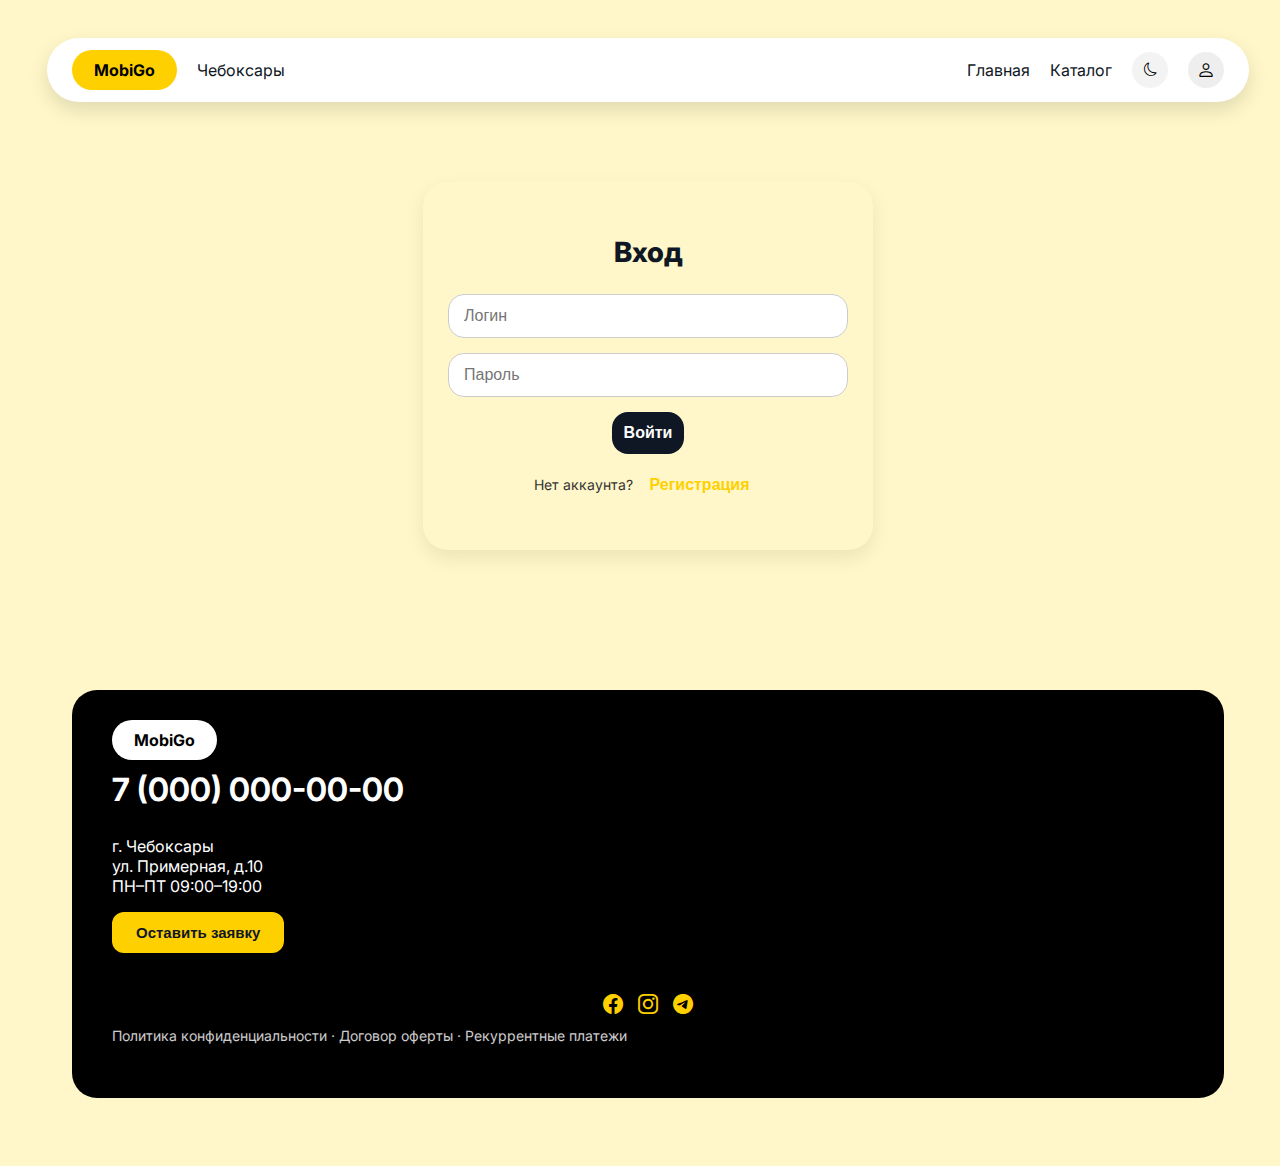
<file: auth.html>
<!DOCTYPE html>
<html lang="ru">

<head>
    <meta charset="UTF-8">
    <title>Вход — MobiGo</title>
    <link href="https://fonts.googleapis.com/css2?family=Inter:wght@300;400;600;700;800&display=swap" rel="stylesheet">
    <link href="https://cdn.jsdelivr.net/npm/bootstrap-icons@1.10.5/font/bootstrap-icons.css" rel="stylesheet">
    <link rel="stylesheet" href="css/colors.css">
    <link rel="stylesheet" href="css/dark.css">
    <link rel="stylesheet" href="css/responsive.css">
    <link rel="stylesheet" href="css/style.css">
</head>

<body>
    <div class="floating-navbar">
        <div class="nav-left">
            <div class="logo"><a href="index.html">MobiGo</a></div>
            <span class="city">Чебоксары</span>
        </div>
        <div class="burger" id="burger">
            <span></span>
            <span></span>
            <span></span>
        </div>
        <div class="nav-right" id="nav-menu">
            <a href="index.html">Главная</a>
            <a href="catalog.html">Каталог</a>
            <button class="theme-toggle" onclick="toggleTheme()">
                <i class="bi bi-moon"></i>
            </button>
            <div class="user-icon"><a href="auth.html"><i class="bi bi-person"></i></a></div>
        </div>
    </div>

    <div class="auth-container">
        <div id="loginBlock">
            <h2>Вход</h2>
            <form>
                <input type="text" placeholder="Логин" required>
                <input type="password" placeholder="Пароль" required>
                <a href="profile.html"><button type="button">Войти</button></a>
            </form>
            <p>Нет аккаунта? <button id="toReg">Регистрация</button></p>
        </div>
        <div id="regBlock" class="hidden">
            <h2>Регистрация</h2>
            <form>
                <input type="text" placeholder="Логин" required>
                <input type="password" placeholder="Пароль" required>
                <input type="password" placeholder="Повтор пароля" required>
                <input type="tel" placeholder="Номер телефона" required>
                <a href="profile.html"><button type="button">Создать аккаунт</button></a>
            </form>
            <p><button id="toLogin">Назад ко входу</button></p>
        </div>
    </div>

    <footer class="footer-section">
        <div class="container">
            <div class="footer-card">
                <span class="logo" style="background:white;color:black;">MobiGo</span>
                <h2 style="margin-top:20px;font-size:32px;">7 (000) 000-00-00</h2>
                <p>
                    г. Чебоксары<br>ул. Примерная, д.10<br>ПН–ПТ 09:00–19:00
                </p>
                <button class="btn-yellow">Оставить заявку</button>
                <br><br>
                <div class="footer-socials">
                    <a href="#"><i class="bi bi-facebook"></i></a>
                    <a href="#"><i class="bi bi-instagram"></i></a>
                    <a href="#"><i class="bi bi-telegram"></i></a>
                </div>
                <p style="opacity:.8;font-size:14px;margin-top:10px;">
                    Политика конфиденциальности · Договор оферты · Рекуррентные платежи
                </p>
            </div>
        </div>
    </footer>

    <script>
        const loginBlock = document.getElementById("loginBlock");
        const regBlock = document.getElementById("regBlock");
        const toRegBtn = document.getElementById("toReg");
        const toLoginBtn = document.getElementById("toLogin");

        toRegBtn.addEventListener("click", function (e) {
            e.preventDefault();
            loginBlock.classList.add("hidden");
            regBlock.classList.remove("hidden");
        });

        toLoginBtn.addEventListener("click", function (e) {
            e.preventDefault();
            regBlock.classList.add("hidden");
            loginBlock.classList.remove("hidden");
        });

        function toggleTheme() {
            document.body.classList.toggle("dark");
            localStorage.setItem("theme", document.body.classList.contains("dark") ? "dark" : "light");
        }

        if (localStorage.getItem("theme") === "dark") {
            document.body.classList.add("dark");
        }
    </script>

</body>

</html>
</file>
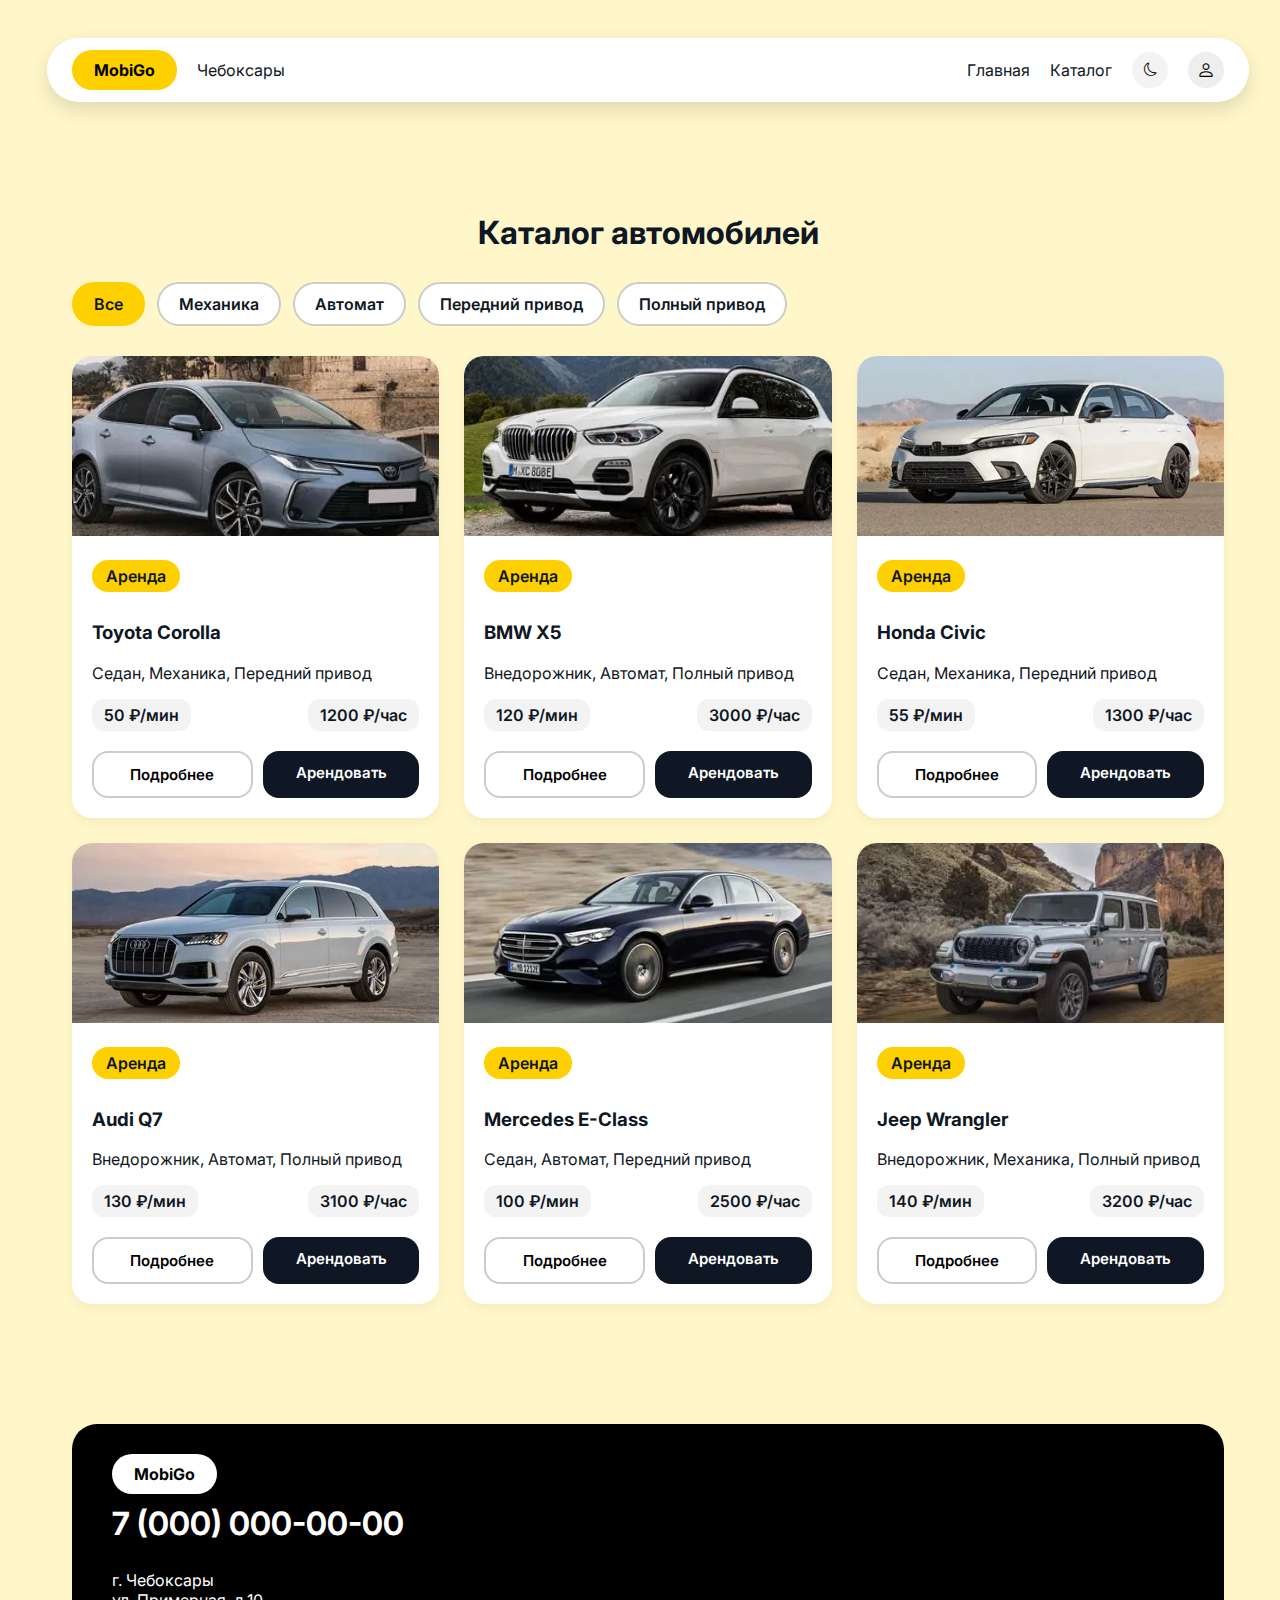
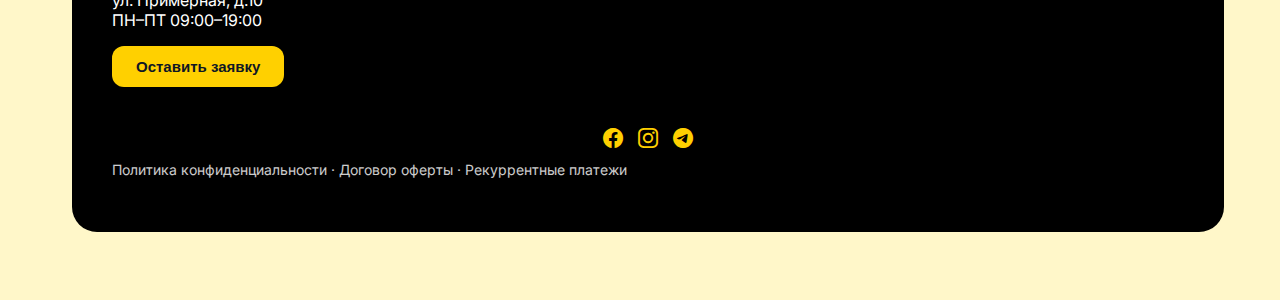
<file: catalog.html>
<!DOCTYPE html>
<html lang="ru">

<head>
  <meta charset="UTF-8" />
  <meta name="viewport" content="width=device-width, initial-scale=1.0" />
  <title>Каталог | MobiGo</title>
  <link href="https://cdn.jsdelivr.net/npm/bootstrap-icons@1.10.5/font/bootstrap-icons.css" rel="stylesheet">
  <link href="https://fonts.googleapis.com/css2?family=Inter:wght@300;400;600;700&display=swap" rel="stylesheet">
  <link rel="stylesheet" href="css/colors.css">
  <link rel="stylesheet" href="css/dark.css">
  <link rel="stylesheet" href="css/responsive.css">
  <link rel="stylesheet" href="css/style.css">
</head>

<body>
  <div class="floating-navbar">
    <div class="nav-left">
      <div class="logo"><a href="index.html">MobiGo</a></div>
      <span class="city">Чебоксары</span>
    </div>
    <div class="burger" id="burger">
      <span></span>
      <span></span>
      <span></span>
    </div>
    <div class="nav-right" id="nav-menu">
      <a href="index.html">Главная</a>
      <a href="catalog.html">Каталог</a>
      <button class="theme-toggle" onclick="toggleTheme()">
        <i class="bi bi-moon"></i>
      </button>
      <div class="user-icon"><a href="auth.html"><i class="bi bi-person"></i></a></div>
    </div>
  </div>

  <section class="catalog-section">
    <h1 class="section-title">Каталог автомобилей</h1>
    <div class="filters">
      <div class="filter-btn active">Все</div>
      <div class="filter-btn">Механика</div>
      <div class="filter-btn">Автомат</div>
      <div class="filter-btn">Передний привод</div>
      <div class="filter-btn">Полный привод</div>
    </div>
    <div class="catalog-grid">

      <div class="rental-card" data-category="Механика Передний привод">
        <img src="images/Toyota_Corolla.webp" alt="Toyota Corolla">
        <div class="card-body">
          <span class="tag">Аренда</span>
          <h3>Toyota Corolla</h3>
          <p class="desc">Седан, Механика, Передний привод</p>
          <div class="price-row">
            <div class="price">50 ₽/мин</div>
            <div class="price">1200 ₽/час</div>
          </div>
          <div class="card-buttons">
            <a class="btn" href="#">Подробнее</a>
            <a class="btn btn-dark" href="#">Арендовать</a>
          </div>
        </div>
      </div>

      <div class="rental-card" data-category="Автомат Полный привод">
        <img src="images/BMW_X5.webp" alt="BMW X5">
        <div class="card-body">
          <span class="tag">Аренда</span>
          <h3>BMW X5</h3>
          <p class="desc">Внедорожник, Автомат, Полный привод</p>
          <div class="price-row">
            <div class="price">120 ₽/мин</div>
            <div class="price">3000 ₽/час</div>
          </div>
          <div class="card-buttons">
            <a class="btn" href="#">Подробнее</a>
            <a class="btn btn-dark" href="#">Арендовать</a>
          </div>
        </div>
      </div>

      <div class="rental-card" data-category="Механика Передний привод">
        <img src="images/Honda_Civic.webp" alt="Honda Civic">
        <div class="card-body">
          <span class="tag">Аренда</span>
          <h3>Honda Civic</h3>
          <p class="desc">Седан, Механика, Передний привод</p>
          <div class="price-row">
            <div class="price">55 ₽/мин</div>
            <div class="price">1300 ₽/час</div>
          </div>
          <div class="card-buttons">
            <a class="btn" href="#">Подробнее</a>
            <a class="btn btn-dark" href="#">Арендовать</a>
          </div>
        </div>
      </div>

      <div class="rental-card" data-category="Автомат Полный привод">
        <img src="images/Audi_Q7.webp" alt="Audi Q7">
        <div class="card-body">
          <span class="tag">Аренда</span>
          <h3>Audi Q7</h3>
          <p class="desc">Внедорожник, Автомат, Полный привод</p>
          <div class="price-row">
            <div class="price">130 ₽/мин</div>
            <div class="price">3100 ₽/час</div>
          </div>
          <div class="card-buttons">
            <a class="btn" href="#">Подробнее</a>
            <a class="btn btn-dark" href="#">Арендовать</a>
          </div>
        </div>
      </div>

      <div class="rental-card" data-category="Автомат Передний привод">
        <img src="images/Mercedes_E_Class.webp" alt="Mercedes E-Class">
        <div class="card-body">
          <span class="tag">Аренда</span>
          <h3>Mercedes E-Class</h3>
          <p class="desc">Седан, Автомат, Передний привод</p>
          <div class="price-row">
            <div class="price">100 ₽/мин</div>
            <div class="price">2500 ₽/час</div>
          </div>
          <div class="card-buttons">
            <a class="btn" href="#">Подробнее</a>
            <a class="btn btn-dark" href="#">Арендовать</a>
          </div>
        </div>
      </div>

      <div class="rental-card" data-category="Механика Полный привод">
        <img src="images/Jeep_Wrangler.webp" alt="Jeep Wrangler">
        <div class="card-body">
          <span class="tag">Аренда</span>
          <h3>Jeep Wrangler</h3>
          <p class="desc">Внедорожник, Механика, Полный привод</p>
          <div class="price-row">
            <div class="price">140 ₽/мин</div>
            <div class="price">3200 ₽/час</div>
          </div>
          <div class="card-buttons">
            <a class="btn" href="#">Подробнее</a>
            <a class="btn btn-dark" href="#">Арендовать</a>
          </div>
        </div>
      </div>

    </div>
  </section>

  <footer class="footer-section">
    <div class="container">
      <div class="footer-card">
        <span class="logo" style="background:white;color:black;">MobiGo</span>
        <h2 style="margin-top:20px;font-size:32px;">7 (000) 000-00-00</h2>
        <p>
          г. Чебоксары<br>ул. Примерная, д.10<br>ПН–ПТ 09:00–19:00
        </p>
        <button class="btn-yellow">Оставить заявку</button>
        <br><br>
        <div class="footer-socials">
          <a href="#"><i class="bi bi-facebook"></i></a>
          <a href="#"><i class="bi bi-instagram"></i></a>
          <a href="#"><i class="bi bi-telegram"></i></a>
        </div>
        <p style="opacity:.8;font-size:14px;margin-top:10px;">
          Политика конфиденциальности · Договор оферты · Рекуррентные платежи
        </p>
      </div>
    </div>
  </footer>

  <script>
    const filterButtons = document.querySelectorAll('.filter-btn');
    const cards = document.querySelectorAll('.rental-card');

    filterButtons.forEach(btn => {
      btn.addEventListener('click', () => {
        filterButtons.forEach(b => b.classList.remove('active'));
        btn.classList.add('active');

        const category = btn.textContent;
        cards.forEach(card => {
          if (category === 'Все' || card.dataset.category.includes(category)) {
            card.style.display = 'block';
          } else {
            card.style.display = 'none';
          }
        });
      });
    });

    function toggleTheme() {
      document.body.classList.toggle("dark");
      localStorage.setItem("theme", document.body.classList.contains("dark") ? "dark" : "light");
    }

    if (localStorage.getItem("theme") === "dark") {
      document.body.classList.add("dark");
    }
  </script>
</body>

</html>
</file>
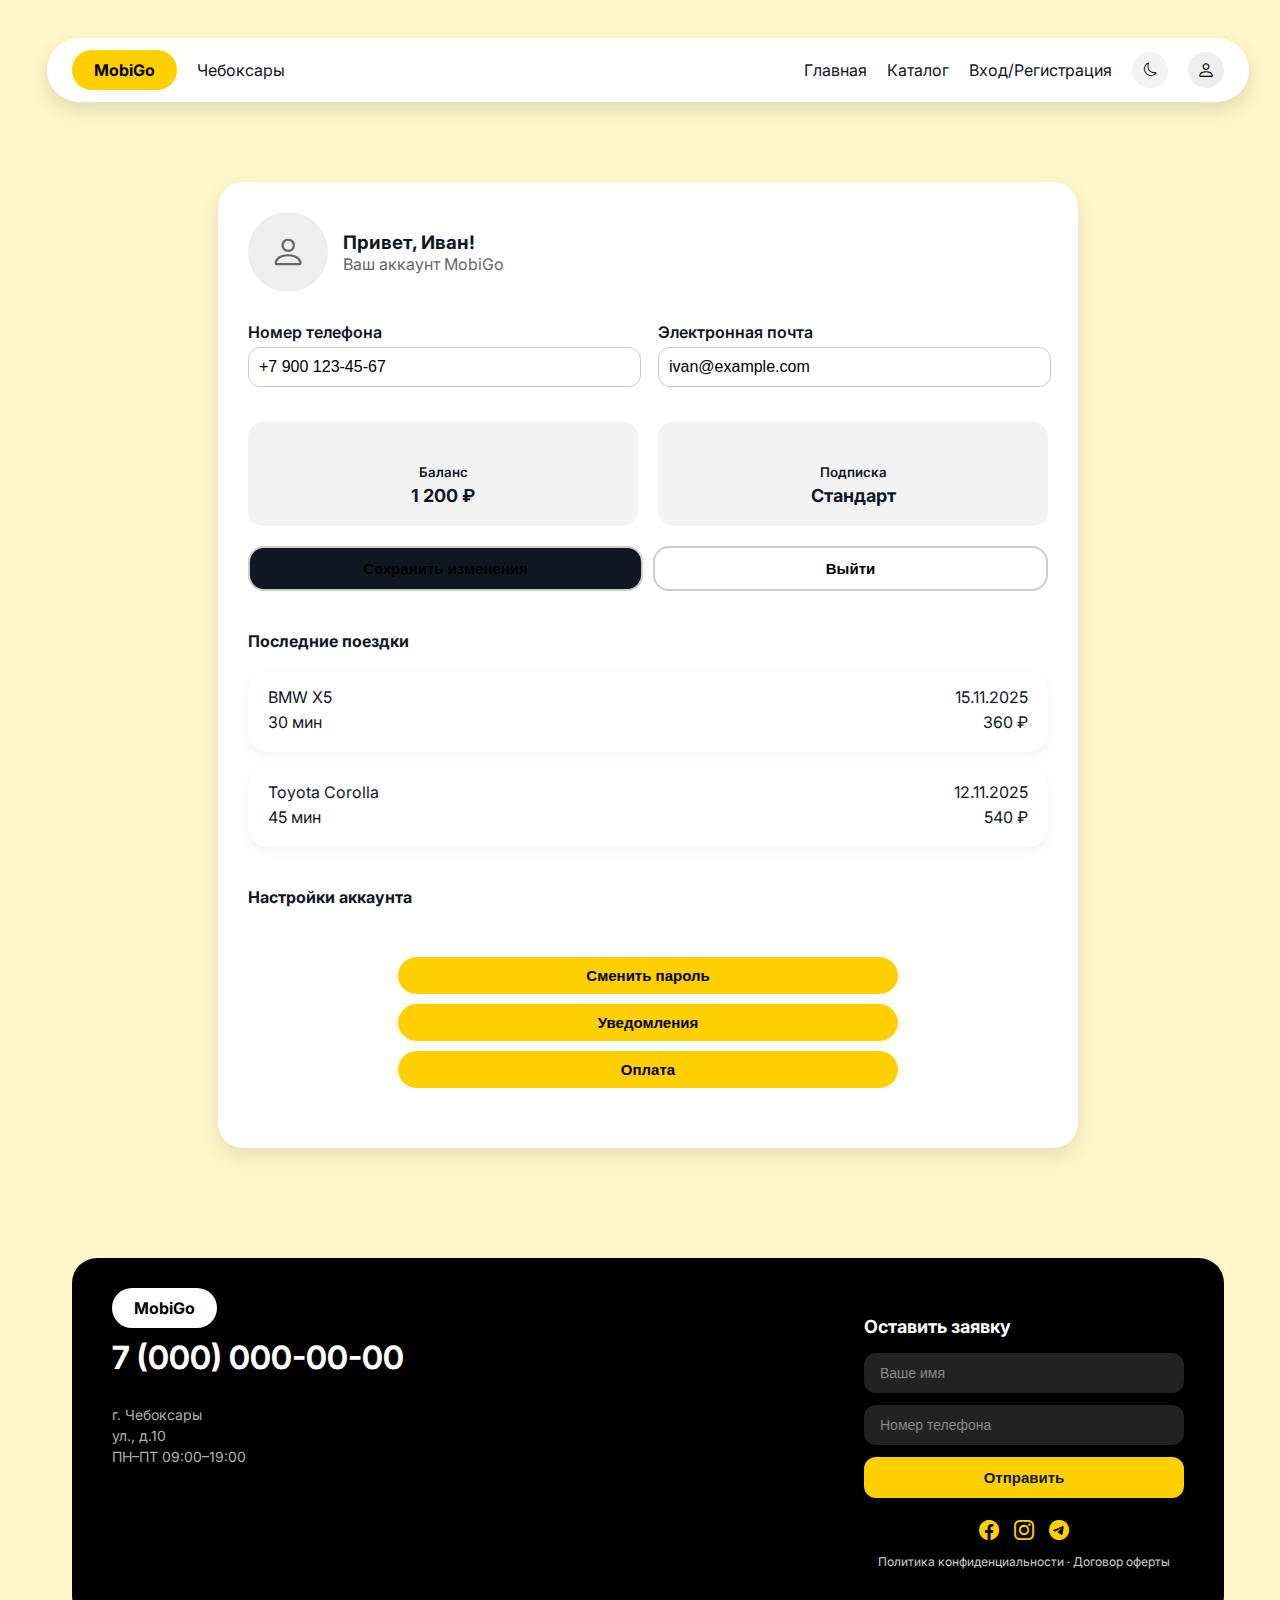
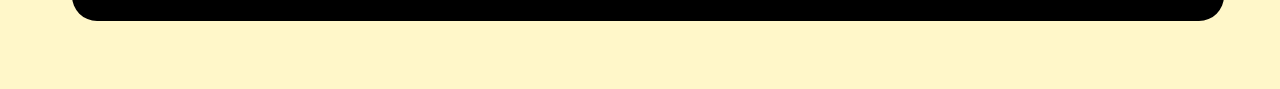
<file: profile.html>
<!DOCTYPE html>
<html lang="ru">

<head>
  <meta charset="UTF-8">
  <meta name="viewport" content="width=device-width, initial-scale=1.0">
  <title>Профиль | MobiGo</title>
  <link href="https://fonts.googleapis.com/css2?family=Inter:wght@300;400;600;700;800&display=swap" rel="stylesheet">
  <link href="https://cdn.jsdelivr.net/npm/bootstrap-icons@1.10.5/font/bootstrap-icons.css" rel="stylesheet">
  <link rel="stylesheet" href="css/colors.css">
  <link rel="stylesheet" href="css/dark.css">
  <link rel="stylesheet" href="css/responsive.css">
  <link rel="stylesheet" href="css/style.css">
</head>

<body>
  <div class="floating-navbar">
    <div class="nav-left">
      <div class="logo"><a href="index.html">MobiGo</a></div>
      <span class="city">Чебоксары</span>
    </div>
    <div class="burger" id="burger">
      <span></span>
      <span></span>
      <span></span>
    </div>
    <div class="nav-right" id="nav-menu">
      <a href="index.html">Главная</a>
      <a href="catalog.html">Каталог</a>
      <a href="auth.html">Вход/Регистрация</a>
      <button class="theme-toggle" onclick="toggleTheme()">
        <i class="bi bi-moon"></i>
      </button>
      <div class="user-icon"><a href="profile.html"><i class="bi bi-person"></i></a></div>
    </div>
  </div>

  <section class="profile-section">
    <div class="profile-card">
      <div class="profile-info">
        <div class="avatar"><i class="bi bi-person"></i></div>
        <div>
          <h3>Привет, Иван!</h3>
          <p>Ваш аккаунт MobiGo</p>
        </div>
      </div>
      <div class="row" style="display:flex; gap:20px; flex-wrap:wrap;">
        <div style="flex:1; min-width:200px;">
          <label>Номер телефона</label>
          <input type="tel" value="+7 900 123-45-67">
        </div>
        <div style="flex:1; min-width:280px;">
          <label>Электронная почта</label>
          <input type="email" value="ivan@example.com">
        </div>
      </div>
      <div class="flex-row">
        <div class="flex-fill">
          <h5>Баланс</h5>
          <p>1 200 ₽</p>
        </div>
        <div class="flex-fill">
          <h5>Подписка</h5>
          <p>Стандарт</p>
        </div>
      </div>
      <div style="display:flex; gap:10px; margin-top:15px;">
        <button class="btn btn-dark-profile flex-fill">Сохранить изменения</button>
        <button class="btn btn-outline-danger-profile flex-fill"
          onclick="window.location.href='auth.html'">Выйти</button>
      </div>
      <h4 style="margin-top:40px;">Последние поездки</h4>
      <div class="trip-card">
        <div><span>BMW X5</span><span>15.11.2025</span></div>
        <div><span>30 мин</span><span>360 ₽</span></div>
      </div>
      <div class="trip-card">
        <div><span>Toyota Corolla</span><span>12.11.2025</span></div>
        <div><span>45 мин</span><span>540 ₽</span></div>
      </div>
      <h4 style="margin-top:40px;">Настройки аккаунта</h4>
      <div class="settings-card">
        <button class="btn btn-yellow w-100 mb-2">Сменить пароль</button>
        <button class="btn btn-yellow w-100 mb-2">Уведомления</button>
        <button class="btn btn-yellow w-100 mb-2">Оплата</button>
      </div>
    </div>
  </section>

  <footer class="footer-section">
    <div class="container">
      <div class="footer-card">
        <div class="footer-content">
          <div class="footer-left">
            <span class="logo" style="background:white;color:black;">MobiGo</span>
            <h2 style="margin-top:20px;font-size:32px;">7 (000) 000-00-00</h2>
            <p>
              г. Чебоксары<br>ул., д.10<br>ПН–ПТ 09:00–19:00
            </p>
          </div>
          <div class="footer-right">
            <h3 style="font-size:18px;margin-bottom:16px;">Оставить заявку</h3>
            <form id="claimForm" class="claim-form">
              <div class="form-group mb-3">
                <input type="text" name="name" placeholder="Ваше имя" required>
              </div>
              <div class="form-group mb-3">
                <input type="tel" name="phone" placeholder="Номер телефона" required>
              </div>
              <button type="submit" class="btn-yellow w-100">Отправить</button>
            </form>
            <div class="footer-socials mt-4">
              <a href="#"><i class="bi bi-facebook"></i></a>
              <a href="#"><i class="bi bi-instagram"></i></a>
              <a href="#"><i class="bi bi-telegram"></i></a>
            </div>
            <p style="opacity:.8;font-size:12px;margin-top:12px;">
              Политика конфиденциальности · Договор оферты
            </p>
          </div>
        </div>
      </div>
    </div>
  </footer>

  <script>
    document.addEventListener('DOMContentLoaded', function () {
      const burger = document.getElementById('burger');
      const navMenu = document.getElementById('nav-menu');

      if (burger && navMenu) {
        burger.addEventListener('click', function (e) {
          e.stopPropagation();
          navMenu.classList.toggle('show');
          burger.classList.toggle('active');
        });

        const navLinks = navMenu.querySelectorAll('a');
        navLinks.forEach(link => {
          link.addEventListener('click', function () {
            navMenu.classList.remove('show');
            burger.classList.remove('active');
          });
        });

        document.addEventListener('click', function (event) {
          if (navMenu.classList.contains('show') &&
            !navMenu.contains(event.target) &&
            !burger.contains(event.target)) {
            navMenu.classList.remove('show');
            burger.classList.remove('active');
          }
        });
      }
    });

    function toggleTheme() {
      document.body.classList.toggle("dark");

      const themeToggleIcon = document.querySelector('.theme-toggle i');
      if (themeToggleIcon) {
        if (document.body.classList.contains("dark")) {
          themeToggleIcon.className = "bi bi-sun";
          localStorage.setItem("theme", "dark");
        } else {
          themeToggleIcon.className = "bi bi-moon";
          localStorage.setItem("theme", "light");
        }
      }
    }

  </script>

</body>

</html>
</file>
<file: css/colors.css>
:root {
  --primary-yellow: #FFD000;
  --primary-yellow-hover: #FFC700;
  --primary-black: #0f1724;
  --primary-white: #ffffff;
  --primary-gray: #eee;
  --text-dark: #0f1724;
  --text-light: #666;
  --btn-danger: #dc3545;
}

body {
  background: #fff7c9;
  color: var(--text-dark);
  font-family: 'Inter', sans-serif;
  position: relative;
}
html, body {
  width: 100%;
  overflow-x: hidden; 
}
</file>
<file: css/dark.css>
body.dark {
  background: #131313;
  color: white;
}

body.dark .floating-navbar {
  background: #4a4a4a;
  color: white;
}
body.dark .hero-title{
  color: white;
}
body.dark .hero-text{
  color: #838383;
}
body.dark .advantage-card {
  background: #222;
  color: white;
}
body.dark .theme-toggle,
body.dark .user-icon{
  background-color: var(--primary-yellow);
}
body.dark .advantages-section{
  background-color: var(--primary-yellow);
}
body.dark .advantages-section .section-title{
  color: #000;
}
body.dark .icon-box{
  background-color: white;
}
body.dark .icon-box i{
  color: #000;
}
body.dark .step-card h3,.step-card p{
  color: #000;
}
body.dark .step-icon{
  background-color: #000;
}
body.dark .index-profile-card{
  background-color: #222;
}
body.dark .index-profile-card .fw-bold{
  color: var(--primary-yellow);
}
body.dark .phone-card-btn-wrapper a{
  background-color: var(--primary-yellow);
  color: #000;
}
body.dark .input-group,
body.dark .form-control{
  background-color: #0f0f0f;
  border-color: #515151;
}
body.dark .faq-answer{
  background-color: var(--primary-yellow);
  color: #000;
}

body.dark .profile-card,
body.dark .auth-container,
body.dark .footer-card,
body.dark .settings-card,
body.dark .trip-card,
body.dark .rental-card {
  background: #4a4a4a;

}

body.dark .faq-question {
  background: #222;
  color: white;
}

body.dark .filter-btn{
  background-color: #222;
}
body.dark .filter-btn.active{
  background: #FFD000;
  border-color: #FFD000;
  color: #000;
}
body.dark .tag{
  color: black;
}
body.dark .card-body{
  background-color: #000;
}
body.dark .price{
  color: #000;
  background-color: white;
}
body.dark .btn{
  color: rgb(0, 0, 0);
  background-color: #ffffff;
}
body.dark .btn:hover{
  color: rgb(0, 0, 0);
  background-color: var(--primary-yellow);
}
body.dark .btn-dark {
  background: var(--primary-yellow);
  color: #000;
}
body.dark .btn-dark:hover{
  background: #222;
}

body.dark .auth-container{
  background-color: #222;
}
body.dark  .auth-container h2{
  color: var(--primary-yellow);
}
body.dark .auth-container button{
  background-color: var(--primary-yellow);
  color: #000;
}
body.dark .auth-container p{
  color: white;
}


body.dark .profile-section{
  background-color: #131313;
}
body.dark .profile-card{
  background-color: #000;
}
body.dark .avatar{
  background-color: var(--primary-yellow);
  color: #000;
}
body.dark .flex-fill{
  background-color: var(--primary-yellow);
  color: #000;
}
body.dark .btn-dark-profile{
  background-color: #4a4a4a;
  color: white;
}
body.dark .btn-outline-danger-profile{
  background-color: white;
}
body.dark .trip-card{
  background-color: var(--primary-yellow);
  color: #000;
}
body.dark .settings-card{
  background-color: #000;
}
body.dark .btn-yellow{
  color: #000;
}

body.dark .modal-content{
  background-color: #131313;
}
body.dark .modal-title{
  color: white;
}
body.dark .tariff-info h4{
  color: white;
}
body.dark .tariff-row{
  background-color: white;
  border-color: #000;
  color: #000;
}
body.dark .car-specs{
  background-color: var(--primary-yellow);
}

body.dark .form-group label{
  color: white;
}
</file>
<file: css/responsive.css>
@media (max-width: 1200px) {
  .floating-navbar {
    width: 95%;
  }
}

@media (max-width: 992px) {
  .hero-title {
    font-size: 36px;
  }
}

@media (max-width: 768px) {
  .hero-title {
    font-size: 28px;
  }

  .floating-navbar {
    flex-wrap: wrap;
    justify-content: center;
    text-align: center;
  }

  .hero-grid,
  .row,
  .flex-row {
    flex-direction: column;
    gap: 20px;
  }

}

@media (max-width: 480px) {
  .profile-card {
    padding: 20px;
  }

  .profile-info {
    flex-direction: column;
    text-align: center;
  }

  .avatar {
    margin-bottom: 15px;
  }
}
.burger {
  display: none;
  flex-direction: column;
  gap: 5px;
  cursor: pointer;
}

.burger span {
  width: 25px;
  height: 3px;
  background-color: #000;
  border-radius: 2px;
  transition: 0.3s;
}

@media (max-width: 768px) {
  .burger {
    display: flex;
  }

  #nav-menu {
    display: none;
    flex-direction: column;
    gap: 15px;
    background: white;
    position: absolute;
    top: 70px;
    right: 25px;
    padding: 15px 20px;
    border-radius: 20px;
    box-shadow: 0 8px 20px rgba(0,0,0,0.2);
    z-index: 10;
  }

  #nav-menu.show {
    display: flex;
  }
}

@media (min-width: 992px) {
  .hero-grid {
    flex-direction: row;
  }

  .hero-content {
    flex: 1;
    max-width: 50%;
  }

  .hero-map {
    flex: 1;
    max-width: 50%;
    margin-left: auto;
  }

  .hero-map iframe {
    margin-left: 40px;
  }
}

@media (max-width: 991px) {
  .hero-grid {
    flex-direction: column;
    text-align: center;
  }

  .hero-content,
  .hero-map {
    width: 100%;
    max-width: 100%;
  }

  .hero-map iframe {
    margin-left: 0;
  }
}

@media (max-width: 767px) {
  .hero-map iframe {
    height: 200px;
    margin-left: 0;
  }
}

.faq-section,
.faq-section .container {
  max-width: 800px;
  width: 100%;
  margin: 0 auto;
  box-sizing: border-box;
}

@media (max-width: 767px) {
  .faq-section {
    padding: 40px 15px;
  }

  .faq-section .container {
    padding: 0 10px;
  }

  .faq-question {
    padding: 12px 15px;
    font-size: 15px;
  }
}

@media (max-width: 480px) {
  .section-title {
    font-size: 22px;
    margin-bottom: 25px;
  }

  .faq-question {
    padding: 10px 12px;
    font-size: 14px;
  }

  .faq-answer p {
    font-size: 14px;
  }
}

@media (max-width: 991px) {
  .auth-container {
    max-width: 90%;
    margin: 60px auto;
    padding: 25px 20px;
  }

  .auth-container h2 {
    font-size: 24px;
  }

  .auth-container input,
  .auth-container button {
    padding: 12px;
    font-size: 15px;
  }
}

@media (max-width: 767px) {
  .auth-container {
    max-width: 95%;
    margin: 40px auto;
    padding: 20px 15px;
  }

  .auth-container h2 {
    font-size: 22px;
  }

  .auth-container input,
  .auth-container button {
    font-size: 14px;
    border-radius: 14px;
  }

  .auth-container p {
    font-size: 13px;
  }
}

@media (max-width: 575px) {
  .auth-container {
    margin: 30px 15px;
    padding: 18px 12px;
  }

  .auth-container h2 {
    font-size: 20px;
  }

  .auth-container input,
  .auth-container button {
    font-size: 13px;
    border-radius: 12px;
  }

  .auth-container p {
    font-size: 12px;
  }
}

@media (max-width: 360px) {
  .auth-container {
    padding: 15px 10px;
  }

  .auth-container h2 {
    font-size: 18px;
  }

  .auth-container input,
  .auth-container button {
    font-size: 12px;
    border-radius: 10px;
  }
}

@media (max-width: 991px) {
  .profile-section {
    padding: 40px 20px;
  }

  .profile-card {
    padding: 30px 25px;
    max-width: 90%;
  }
}

@media (max-width: 767px) {
  .profile-section {
    padding: 30px 15px;
  }

  .profile-card {
    padding: 25px 20px;
    border-radius: 20px;
  }

  .profile-info {
    flex-direction: column;
    text-align: center;
  }

  .row,
  .flex-row {
    flex-direction: column;
    gap: 15px;
  }
}

@media (max-width: 575px) {
  .profile-card {
    padding: 20px 15px;
  }

  .flex-fill {
    padding: 12px;
  }
}

@media (max-width: 360px) {
  .profile-card {
    padding: 15px 12px;
  }
}

@media (max-width: 767px) and (orientation: landscape) {
  .profile-section {
    padding: 15px;
  }

  .profile-info {
    flex-direction: row;
    text-align: left;
  }

  .row {
    flex-direction: row;
    flex-wrap: wrap;
  }

  .row > div {
    flex: 1 1 calc(50% - 10px);
  }
}

@media (max-width: 480px) {
  .modal-content {
    padding: 24px;
    margin: 0 10px;
  }

  .modal-title {
    font-size: 18px;
  }

  .tariff-btn {
    padding: 7px 14px;
    font-size: 12px;
  }
}

@media (max-width: 768px) {
  .footer-section {
    padding: 40px 0;
  }

  .footer-card {
    padding: 30px 20px;
  }

  .footer-content {
    flex-direction: column;
    gap: 30px;
    text-align: center;
  }

  .footer-left,
  .footer-right {
    width: 100%;
    max-width: none;
    flex: none;
  }

  .footer-right {
    max-width: 300px;
    margin: 0 auto;
  }

  .footer-left h2 {
    font-size: 28px;
  }

  .claim-form input,
  .btn-yellow {
    width: 100%;
    max-width: 300px;
    margin: 0 auto;
  }

  .footer-socials {
    justify-content: center;
  }

  .footer-right p {
    max-width: 300px;
    margin: 12px auto 0;
  }
}
</file>
<file: css/style.css>
.container {
  width: min(1200px, 90%);
  margin: 0 auto;
}
section {
  padding: 60px 0;
}
.floating-navbar { /*менюшка*/
  width: min(1200px, 90%);
  background: white;
  padding: 12px 25px;
  margin: 30px auto;
  border-radius: 40px;
  display: flex;
  justify-content: space-between;
  align-items: center;
  gap: 20px;
  box-shadow: 0 8px 20px rgba(0, 0, 0, 0.12);
}
.nav-left,
.nav-center,
.nav-right { /*менюшка*/
  display: flex;
  align-items: center;
  gap: 20px;
}

.logo {
  background: var(--primary-yellow);
  padding: 10px 22px;
  border-radius: 25px; /*менюшка-логотип*/
  font-weight: 700;
  color: #000;
}
.logo a {
  color: inherit; /*менюшка-логотип*/
  text-decoration: none;
}

.nav-right a {
  color: inherit;
  text-decoration: none; /*менюшка-текст*/
  display: flex;
  align-items: center;
  justify-content: center;
}
.user-icon {
  width: 36px;
  height: 36px;
  background: #eee; /*менюшка-чел*/
  border-radius: 50%;
  display: flex;
  justify-content: center;
  align-items: center;
  color: #000000;
  font-size: 18px;
}
.hero-section {
  padding-top: 50px; 
  padding-bottom: 50px;
}
.hero-grid {
  display: flex;
  flex-wrap: wrap;
  align-items: center;
  gap: 40px;
}

.hero-title {
  font-size: 48px;
  font-weight: 800;
  color: #0f1724;
}
.hero-text {
  font-size: 18px;
  color: #333;
  max-width: 420px;
}
.btn-dark {
  background: #0f1724;
  color: white;
  padding: 12px 28px; /*кнопка арендовать*/
  border-radius: 30px;
  font-size: 16px;
  border: none;
}
.hero-map iframe {
  width: 100%;
  height: 260px; /*карта*/
  border-radius: 16px;
  margin: 0 auto; /* центрирование */
  display: block;
}
/*преимущества*/
.advantages-section {
  background: #fff; /*примущества фон*/
  border-radius: 40px;
}
.adv-grid {
  display: grid;
  grid-template-columns: repeat(auto-fit, minmax(230px, 1fr));
  gap: 25px;  /*преимущ карточки*/
  margin-top: 40px;
}
.advantage-card {
  background: #FFD000;
  padding: 40px 20px;
  border-radius: 25px; /*преим карточки*/
  text-align: center;
  transition: .3s ease;
}
.advantage-card:hover {
  transform: translateY(-6px); /*преим наведение карт*/
  box-shadow: 0 8px 20px rgba(0, 0, 0, 0.08);
}
.icon-box {
  width: 60px;
  height: 60px;
  background: #000;
  color: #fff;  /*преим иконки*/
  border-radius: 50%; 
  font-size: 26px;
  display: flex;
  justify-content: center;
  align-items: center;
  margin: 0 auto 24px;
}
.icon-box:hover { /*при наведении на иконки*/
  transform: scale(1.2); 
  transition: 0.3s;
}
/*как это работает*/
.section-title {
  text-align: center;
  font-size: 28px;
  font-weight: 800; /*тайтл*/
  margin-bottom: 40px;
}
.steps-grid { 
  display: grid; /*чтобы были на одной строке*/
  grid-template-columns: repeat(auto-fit, minmax(230px, 1fr));
  gap: 25px;
}
.step-card { /*карточки*/
  background: #fff;
  padding: 30px 20px;
  border-radius: 20px;
  text-align: center;
  border: 1px solid #eee;
  transition: .3s ease;
}
.step-card:hover { /*при наведении*/
  transform: translateY(-6px);
  box-shadow: 0 8px 20px rgba(0, 0, 0, 0.08);
}
.step-icon { /*иконки*/
  width: 64px;
  height: 64px;
  background: #eee;
  border-radius: 50%;
  margin: 0 auto 18px;
  display: flex;
  justify-content: center;
  align-items: center;
  font-size: 22px;
}
.step-card:hover .step-icon { /*при наведении на иконки*/
  transform: scale(1.2); 
  transition: 0.3s;
}


/*футер*/
.footer-section {
  padding: 60px 0;
}
.footer-card {
  background: #000000;
  color: white;
  border-radius: 25px;
  padding: 40px;
}
.footer-content {
  display: flex;
  justify-content: space-between;
  align-items: flex-start;
  gap: 40px;
}
.footer-left {
  flex: 1;
}
.footer-left h2 {
  margin-top: 20px;
  font-size: 32px;
  color: white;
}

.footer-left p {
  margin-top: 10px;
  font-size: 14px;
  color: #b0b0b0;
  line-height: 1.5;
}
.footer-right {
  flex: 0 0 320px; /* фиксированная ширина формы */
}
.claim-form .form-group {
  margin-bottom: 12px;
}
.claim-form input {
  width: 90%;
  padding: 12px 16px;
  border-radius: 12px;
  border: none;
  font-size: 14px;
  background: #222;
  color: white;
}
.claim-form input::placeholder {
  color: #888;
}
.btn-yellow {
  background: #FFD000;
  color: #0f1724;
  padding: 12px 24px;
  border-radius: 12px;
  font-weight: 600;
  border: none;
  cursor: pointer;
  transition: background 0.2s;
  font-size: 15px;
}
.btn-yellow:hover {
  background: #e6c21f;
}
.w-100 {
  width: 100%;
}
.footer-socials {
  display: flex;
  justify-content: center;
  gap: 15px;
  margin-top: 20px;
}
.footer-socials a {
  color: #FFD000;
  font-size: 20px;
  transition: 0.3s;
}
.footer-socials a:hover {
  color: #FFA500;
  transform: scale(1.2);
}
.footer-right p {
  text-align: center;
  font-size: 12px;
  opacity: 0.8;
  margin-top: 12px;
}

/*вопросы*/
.faq-section {
  padding: 60px 0;
  max-width: 800px;
  margin: 0 auto;
  width: 100%;
}
.faq-item {
  margin-bottom: 15px;
  border-radius: 12px;
  overflow: hidden;
  background: white;
  box-shadow: 0 4px 12px rgba(0, 0, 0, 0.05);
}
.faq-question {
  width: 100%;
  padding: 15px 20px;
  text-align: left;
  font-weight: 600;
  background: #FFD000;
  border: none;
  cursor: pointer;
  transition: 0.3s;
}
.faq-question.active {
  background: #FFC700;
}
.faq-answer {
  max-height: 0;
  overflow: hidden;
  padding: 0 20px;
  background: #fff;
  transition: max-height 0.3s ease;
}
.faq-answer p {
  margin: 15px 0;
}
.faq-answer {
  max-height: 0;
  overflow: hidden;
  transition: max-height 0.3s ease, padding 0.3s ease;
}
.faq-question.active {
  background: #FFD000;
  color: #000;
}

/*введите номер телефона*/
.index-profile-card {
  background: #fff;
  border-radius: 25px;
  padding: 40px;
  box-shadow: 0 8px 20px rgba(0, 0, 0, 0.08);
  max-width: 500px;
  margin: 0 auto;
  display: flex;
  flex-direction: column;
  align-items: center; 
}
.index-profile-card h4 {
  font-size: 24px;
  font-weight: 800;
  color: #0f1724;
  margin-bottom: 8px;
  text-align: center;
}
.index-profile-card .text-muted {
  text-align: center;
  font-size: 16px;
  line-height: 1.5;
}
.w-100 .form-control {
  height: 52px;
  font-size: 18px;
  border-bottom-right-radius: 16px;
  border-top-right-radius: 16px;
  border: 1px solid #ddd;
  padding: 0 16px;
  transition: border-color 0.2s;
}
.w-100 .form-control:focus {
  border-color: #FFD000;
  box-shadow: 0 0 0 3px rgba(255, 208, 0, 0.2);
  outline: none;
}
.w-100 .form-control:disabled {
  background-color: #f8f9fa;
  color: #666;
}
.phone-input {
  display: flex;
  align-items: center;
  border: 1px solid #ddd;
  border-radius: 16px;
  overflow: hidden;
  background-color: #eeeeee;
}
.phone-prefix {
  background: #eeeeee;
  color: #333;
  padding: 0 16px;
  font-weight: 600;
  font-size: 18px;
}
.phone-field {
  flex: 1;
  border: none;
  padding: 12px 16px;
  font-size: 18px;
  outline: none;
}
.phone-card-btn-wrapper {
  width: 100%;
  display: flex;
  justify-content: center;
  margin-top: 20px;
  margin-bottom: 10px;
}
.phone-card-btn-wrapper a {
  background: #0f1724;
  color: white;
  font-size: 18px;
  font-weight: 600;
  border-radius: 16px;
  border: none;
  transition: background 0.2s;
  padding: 30px;
  padding-top: 15px;
  padding-bottom: 15px;
  text-decoration: none;
}
.phone-card-btn-wrapper a:hover {
  background: #000;

}

/*профиль*/
.profile-section {
  padding: 50px 0;
  background: #fff7c9;
}
.profile-card { /*весь контейнер*/
  background: white;
  border-radius: 25px;
  padding: 30px;
  max-width: 800px;
  margin: auto;
  box-shadow: 0 8px 20px rgba(0, 0, 0, 0.1);
}
.profile-info { /*привет иван*/
  display: flex;
  align-items: center;
  gap: 15px;
  margin-bottom: 30px;
}
.profile-info h3 { /*привет иван*/
  margin: 0;
}
.profile-info p { /*привет иван*/
  margin: 0;
  color: var(--text-light);
}
.profile-card label { /*номер телеф и почта*/
  display: block;
  margin-bottom: 5px;
  font-weight: 600;
}
.profile-card input { /*номер телеф и почта*/
  width: 95%;
  padding: 10px;
  border-radius: 12px;
  border: 1px solid #ccc;
  margin-bottom: 15px;
  font-size: 16px;
}
.row{
  display: flex;
  gap: 20px;
  margin-bottom: 20px;
}
.flex-row {
  display: flex;
  gap: 20px;
  margin-bottom: 20px;
}
.flex-fill {
  flex: 1;
  background: #f3f3f3;
  padding: 20px;
  border-radius: 15px;
  text-align: center;
}
.flex-fill h5 {
  margin-bottom: 5px;
  font-weight: 600;
}
.flex-fill p {
  margin: 0;
  font-weight: 700;
  font-size: 18px;
}
.btn-profile {
  padding: 12px 20px;
  border-radius: 20px;
  font-weight: 600;
  cursor: pointer;
  border: none;
  transition: 0.3s;
}
.btn-dark-profile {
  background: #0f1724;
  color: white;
}
.btn-dark-profile:hover {
  background: #222;
  transform: scale(1.03);
}
.btn-outline-danger-profile {
  background: #fff;
  border: 2px solid #dc3545;
  color: #dc3545;
}
.btn-outline-danger-profile:hover {
  background: #dc3545;
  color: #fff;
  transform: scale(1.03);
}
.avatar {
  width: 80px;
  height: 80px;
  border-radius: 50%;
  background: #eee;
  display: flex;
  justify-content: center;
  align-items: center;
  font-size: 36px;
  color: #666;
}
.trip-card {
  background: white;
  border-radius: 20px;
  padding: 15px 20px;
  box-shadow: 0 4px 12px rgba(0, 0, 0, 0.05);
  margin-bottom: 15px;
  transition: 0.3s;
}
.trip-card:hover {
  transform: translateY(-5px);
  box-shadow: 0 8px 20px rgba(0, 0, 0, 0.12);
}
.trip-card div {
  display: flex;
  justify-content: space-between;
  margin-bottom: 5px;
}
.settings-card button:hover {
  opacity: 0.9;
}

.settings-card {
  background: white;
  border-radius: 25px;
  padding: 20px;
  margin-top: 30px;
  max-width: 500px;
  margin-left: auto;
  margin-right: auto;
}
.settings-card button {
  width: 100%;
  margin-bottom: 10px;
  border-radius: 20px;
  padding: 10px;
  font-weight: 600;
  cursor: pointer;
  border: none;
  transition: 0.3s;
}
.profile-redirect-section {
  padding: 60px 0;
}
.profile-redirect-card {
  background: #ffffff;
  border-radius: 25px;
  padding: 40px 30px;
  text-align: center;
  max-width: 600px;
  margin: auto;
  box-shadow: 0 8px 20px rgba(0, 0, 0, 0.12);
  transition: 0.3s;
}


/*вход регистр*/
.auth-container {
  max-width: 400px;
  margin: 80px auto;
  padding: 30px 25px;
  background: #fff7c9;
  border-radius: 25px;
  box-shadow: 0 8px 20px rgba(0,0,0,0.08);
  text-align: center;
  font-family: 'Inter', sans-serif;
}

.auth-container h2 {
  font-size: 28px;
  font-weight: 800;
  margin-bottom: 25px;
  color: #0f1724;
}

.auth-container form {
  display: flex;
  flex-direction: column;
  gap: 15px;
}

.auth-container input {
  padding: 12px 15px;
  font-size: 16px;
  border-radius: 16px;
  border: 1px solid #ccc;
  outline: none;
  transition: border-color 0.2s, box-shadow 0.2s;
}

.auth-container input:focus {
  border-color: #FFD000;
  box-shadow: 0 0 0 3px rgba(255, 208, 0, 0.2);
}

.auth-container button {
  background: #0f1724;
  color: #fff;
  padding: 12px;
  font-size: 16px;
  font-weight: 600;
  border: none;
  border-radius: 16px;
  transition: 0.3s;
}
.auth-container button:hover {
  background: #222;
  transform: scale(1.02);
}
.auth-container p {
  margin-top: 10px;
  font-size: 14px;
  color: #333;
}
.auth-container p button {
  background: none;
  border: none;
  color: #FFD000;
  font-weight: 600;
  cursor: pointer;
  padding: auto;
  transition: 0.2s;
}
.auth-container p button:hover {
  opacity: 0.8;
  text-decoration: underline;
}
.hidden {
  display: none;
}

/*каталог*/
.catalog-section {
  width: 90%;
  max-width: 1200px;
  margin: auto;
  padding-bottom: 60px;
}

.section-title {
  font-size: 2rem;
  font-weight: 700;
  margin-bottom: 30px;
}

.filters {
  display: flex;
  gap: 12px;
  margin-bottom: 30px;
  flex-wrap: wrap;
}

.filter-btn {
  padding: 10px 20px;
  background: white;
  border-radius: 30px;
  border: 2px solid #ccc;
  cursor: pointer;
  transition: .25s;
  font-weight: 600;
  user-select: none;
}

.filter-btn:hover {
  border-color: #FFD000;
}

.filter-btn.active {
  background: #FFD000;
  border-color: #FFD000;
}


.catalog-grid {
  display: grid;
  grid-template-columns: repeat(auto-fill, minmax(280px, 1fr));
  gap: 25px;
}

.rental-card {
  background: white;
  border-radius: 20px;
  overflow: hidden;
  transition: .3s;
  box-shadow: 0 4px 12px rgba(0, 0, 0, 0.05);
}

.rental-card:hover {
  transform: translateY(-6px);
  box-shadow: 0 10px 25px rgba(0, 0, 0, 0.12);
}

.rental-card img {
  width: 100%;
  height: 180px;
  object-fit: cover;
}

.card-body {
  padding: 20px;
}

.tag {
  display: inline-block;
  background: #FFD000;
  padding: 6px 14px;
  border-radius: 20px;
  font-weight: 600;
  margin-bottom: 10px;
}

.price-row {
  display: flex;
  justify-content: space-between;
  margin: 15px 0 20px;
}

.price {
  background: #f3f3f3;
  padding: 6px 12px;
  border-radius: 12px;
  font-weight: 600;
}

.card-buttons {
  display: flex;
  gap: 10px;
}

.btn {
  flex: 1;
  border-radius: 12px;
  padding: 10px;
  font-weight: 600;
  text-align: center;
  cursor: pointer;
  transition: .25s;
  text-decoration: none;
  border: 2px solid #ccc;
  color: #000;
}

.btn:hover {
  border-color: #000;
}

.btn-dark {
  background: #000;
  color: white;
  border-color: #000;
}

.btn-dark:hover {
  background: #222;
}

/*кнопка перекл тем*/
.theme-toggle {
  background: #f3f3f3;
  border: none;
  padding: 8px 12px;
  border-radius: 50%;
  cursor: pointer;
  display: flex;
  align-items: center;
  transition: 0.25s;
  width: 36px;
  height: 36px;
}

.theme-toggle:hover {
  background: #e2e2e2;
}


.modal {
  position: fixed;
  top: 0;
  left: 0;
  width: 100%;
  height: 100%;
  z-index: 2000;
  display: flex;
  justify-content: center;
  align-items: center;
  padding: 20px;
}

.modal.hidden {
  display: none;
}

.modal-overlay {
  position: absolute;
  top: 0;
  left: 0;
  width: 100%;
  height: 100%;
  background: rgba(0, 0, 0, 0.4);
  backdrop-filter: blur(4px);
}

.modal-content {
  position: relative;
  background: #fff;
  border-radius: 20px;
  width: 100%;
  max-width: 420px;
  padding: 28px;
  box-shadow: 0 12px 30px rgba(0, 0, 0, 0.15);
  z-index: 2;
}

.modal-close {
  position: absolute;
  top: 16px;
  right: 16px;
  background: none;
  border: none;
  font-size: 24px;
  color: #999;
  cursor: pointer;
  width: 32px;
  height: 32px;
  display: flex;
  align-items: center;
  justify-content: center;
  border-radius: 50%;
}

.modal-close:hover {
  background: #f1f1f1;
  color: #000;
}

.modal-title {
  font-size: 20px;
  font-weight: 800;
  color: #0f1724;
  margin-bottom: 24px;
  padding-bottom: 12px;
  border-bottom: 2px solid #FFD000;
}

.modal-form {
  display: flex;
  flex-direction: column;
  gap: 20px;
}

.form-group label {
  display: block;
  font-size: 14px;
  font-weight: 600;
  margin-bottom: 8px;
  color: #0f1724;
}

.input-with-prefix {
  display: flex;
  border: 1px solid #ddd;
  border-radius: 12px;
  overflow: hidden;
}

.prefix {
  background: #f8f9fa;
  padding: 0 14px;
  display: flex;
  align-items: center;
  font-weight: 600;
  color: #333;
}

.input-with-prefix input {
  flex: 1;
  border: none;
  padding: 12px 14px;
  font-size: 15px;
  outline: none;
}

.form-group select {
  width: 100%;
  padding: 12px 14px;
  border: 1px solid #ddd;
  border-radius: 12px;
  font-size: 15px;
  outline: none;
  background: white;
}

.tariff-buttons {
  display: flex;
  gap: 10px;
  flex-wrap: wrap;
}

.tariff-btn {
  padding: 8px 16px;
  border: 1px solid #ddd;
  background: #fff;
  border-radius: 12px;
  font-size: 13px;
  font-weight: 600;
  cursor: pointer;
  transition: all 0.2s;
}

.tariff-btn.active,
.tariff-btn:hover {
  background: #FFD000;
  color: #000;
  border-color: #FFD000;
}

.modal-buttons {
  display: flex;
  gap: 12px;
  margin-top: 10px;
}

.btn {
  flex: 1;
  padding: 12px;
  border-radius: 16px;
  font-weight: 600;
  font-size: 15px;
  cursor: pointer;
  transition: background 0.2s, transform 0.1s;
}

.btn-dark {
  background: #0f1724;
  color: white;
  border: none;
}

.btn-dark:hover {
  background: #000;
  transform: translateY(-2px);
}

.btn-outline {
  background: transparent;
  color: #0f1724;
  border: 1px solid #ddd;
}

.btn-outline:hover {
  background: #f8f9fa;
}


.car-details-content {
  display: flex;
  flex-direction: column;
  gap: 20px;
}

.car-image {
  width: 100%;
  height: 200px;
  object-fit: cover;
  border-radius: 12px;
  box-shadow: 0 4px 12px rgba(0, 0, 0, 0.08);
}

.car-specs {
  background: #f8f9fa;
  padding: 16px;
  border-radius: 12px;
  font-size: 14px;
}

.car-specs p {
  margin: 6px 0;
  color: #333;
}

.tariff-info {
  text-align: center;
}

.tariff-info h4 {
  font-size: 16px;
  font-weight: 600;
  margin-bottom: 12px;
  color: #0f1724;
}

.tariff-row {
  display: flex;
  justify-content: space-between;
  gap: 10px;
  font-size: 14px;
  font-weight: 600;
  background: #fff;
  padding: 12px;
  border-radius: 12px;
  border: 1px solid #eee;
}

.modal-buttons {
  display: flex;
  gap: 12px;
  margin-top: 20px;
}
</file>
